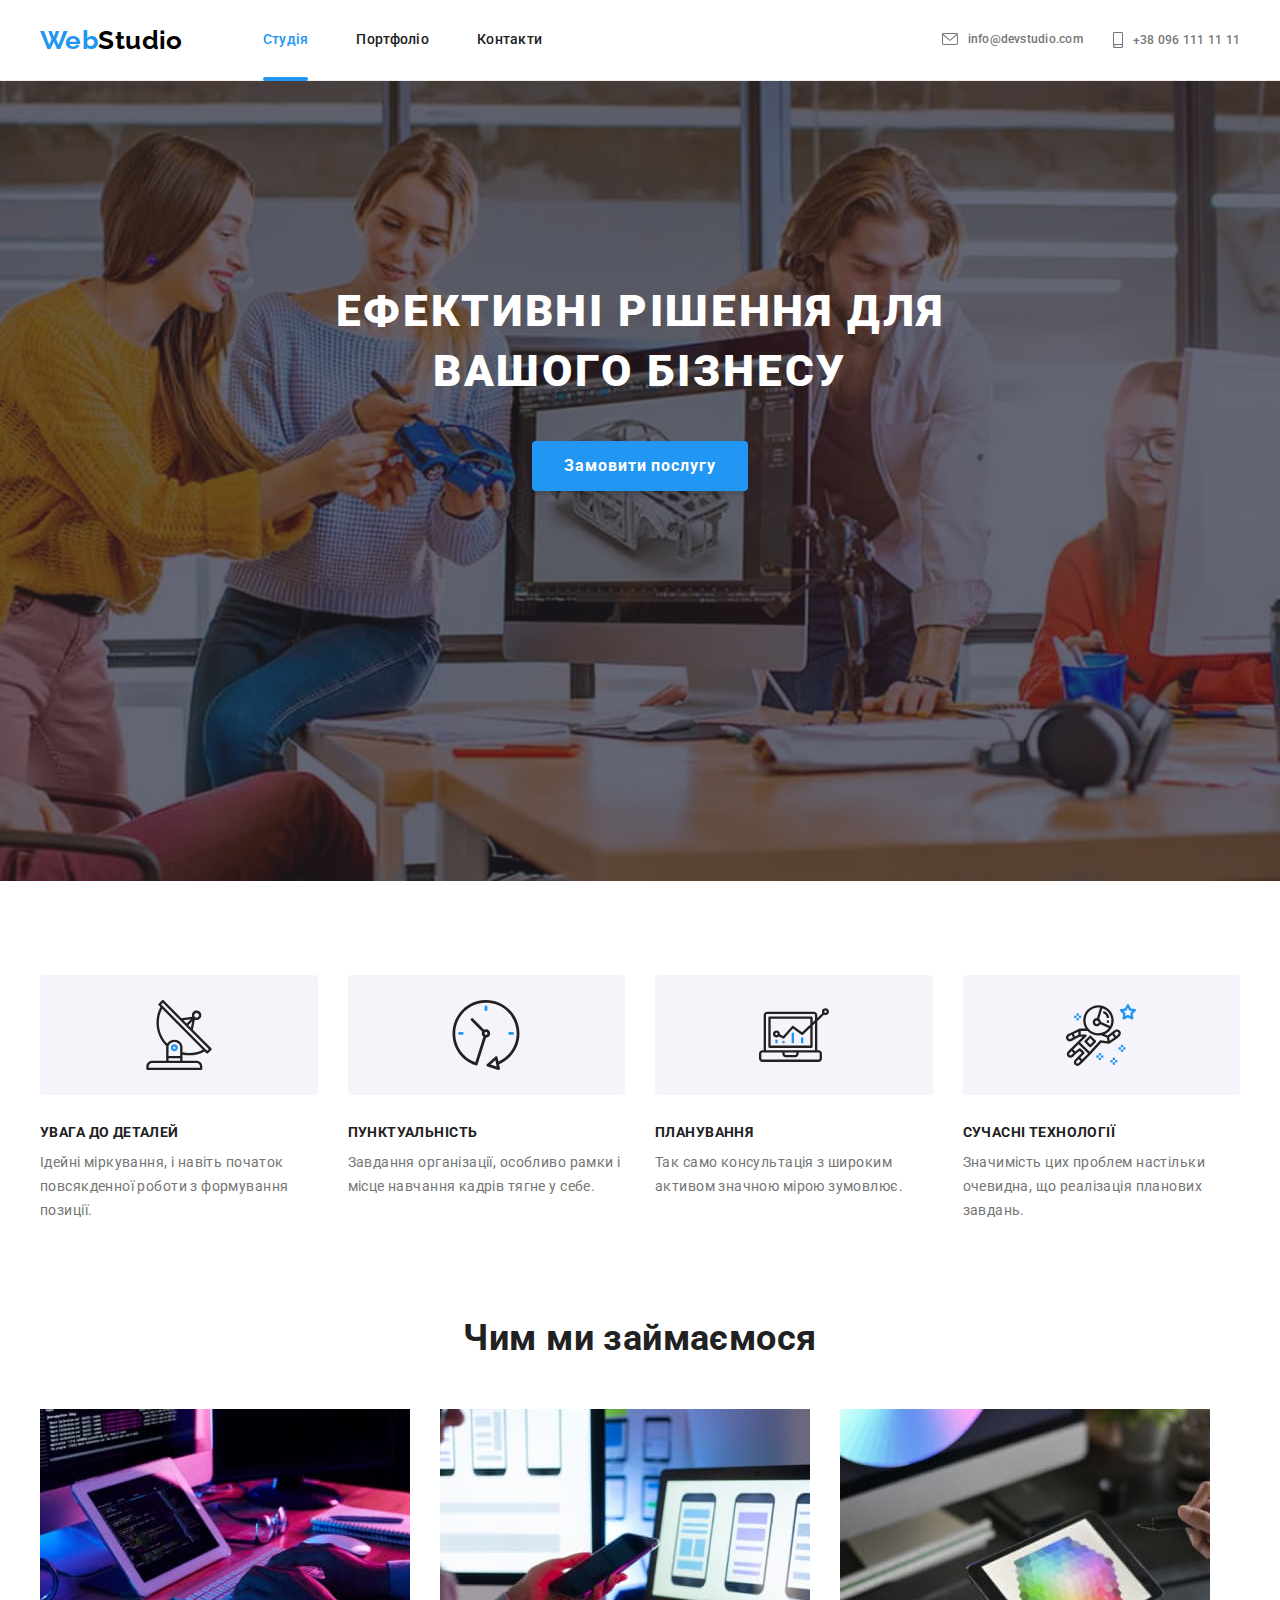
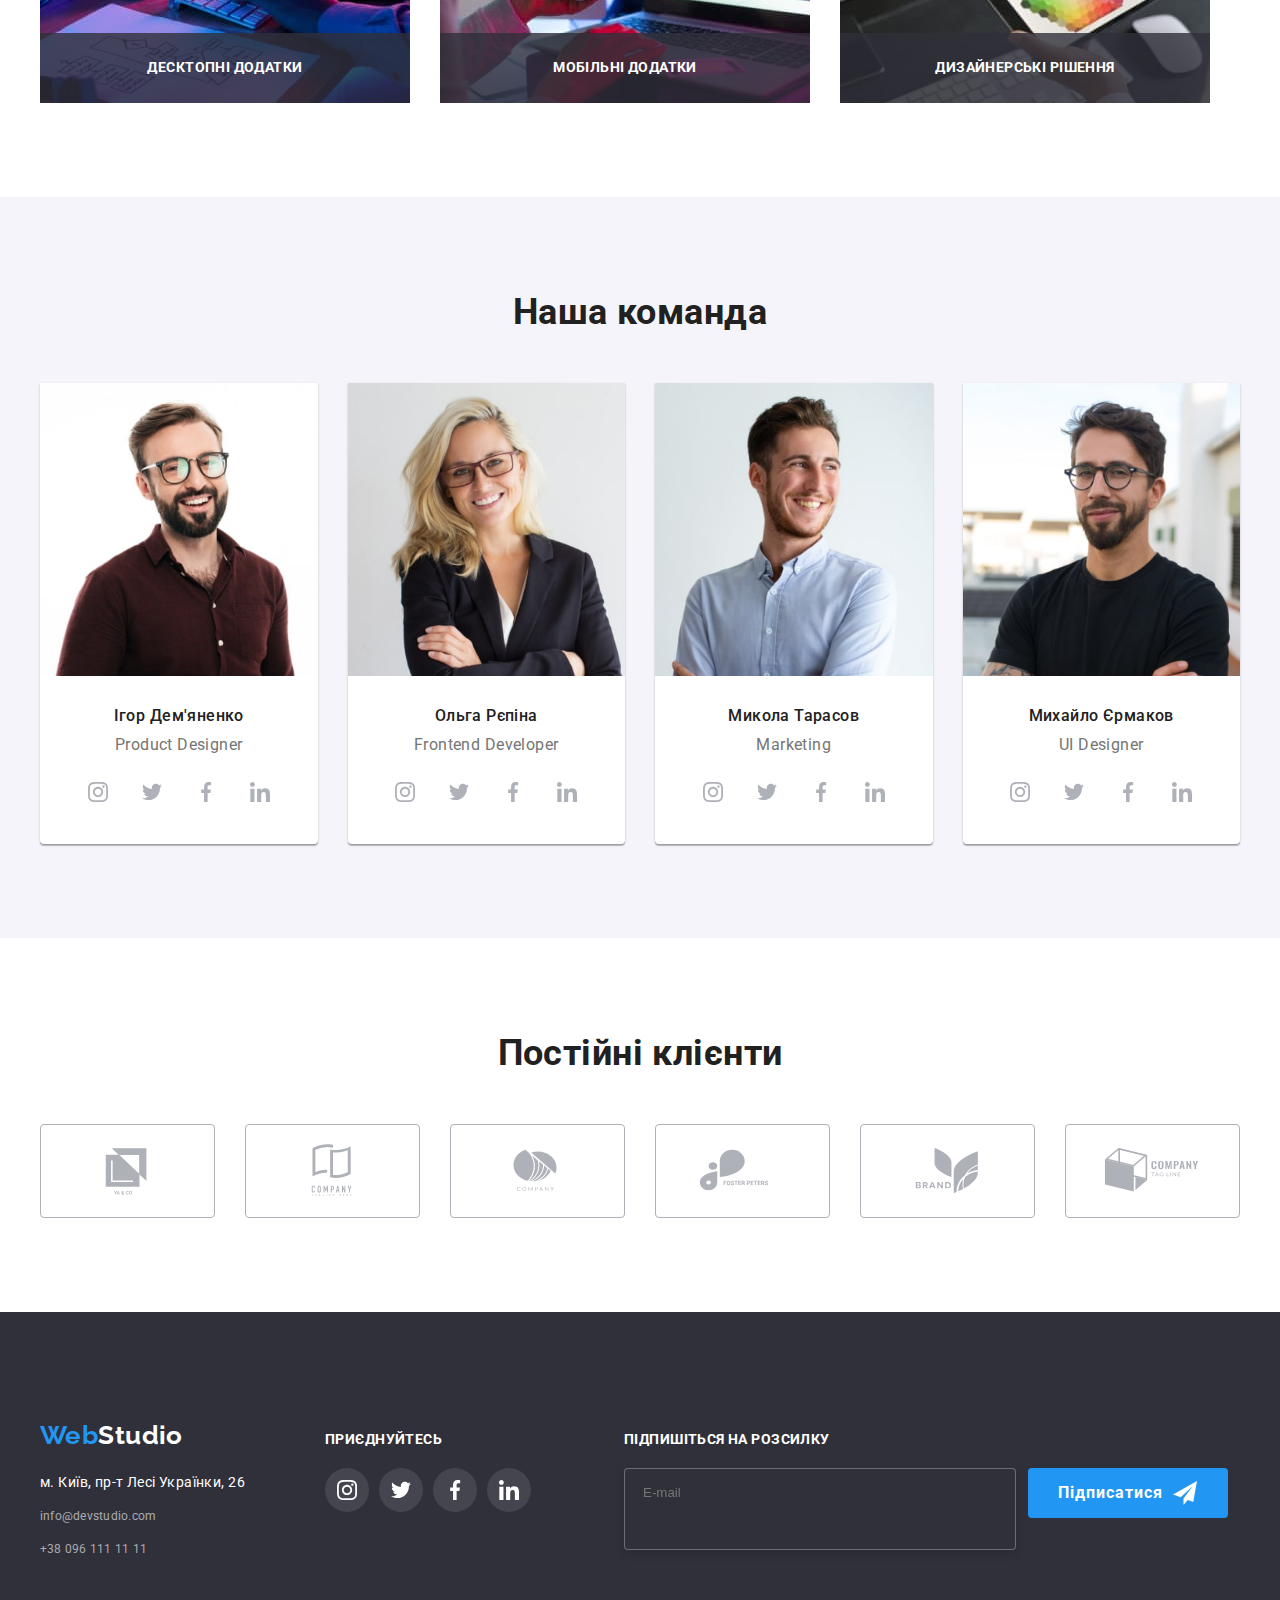
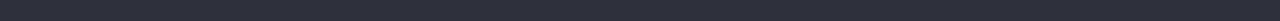
<file: index.html>
<!DOCTYPE html>
<html lang="uk">
  <head>
    <meta charset="UTF-8" />
    <meta http-equiv="X-UA-Compatible" content="IE=edge" />
    <meta name="viewport" content="width=device-width, initial-scale=1.0" />
    <title lang="en">WebStudio</title>
    <link rel="preconnect" href="https://fonts.googleapis.com" />
    <link rel="preconnect" href="https://fonts.gstatic.com" crossorigin />
    <link
      href="https://fonts.googleapis.com/css2?family=Raleway:wght@700&family=Roboto:wght@400;500;700;900&display=swap"
      rel="stylesheet"
    />
    <link
      rel="stylesheet"
      href="https://cdnjs.cloudflare.com/ajax/libs/modern-normalize/1.1.0/modern-normalize.min.css"
      integrity="sha512-wpPYUAdjBVSE4KJnH1VR1HeZfpl1ub8YT/NKx4PuQ5NmX2tKuGu6U/JRp5y+Y8XG2tV+wKQpNHVUX03MfMFn9Q=="
      crossorigin="anonymous"
      referrerpolicy="no-referrer"
    />
    <link rel="stylesheet" href="./css/main.min.css" />
  </head>
  <body>
    <header class="header">
      <div class="container header__navigation">
        <nav class="navigation">
          <a href="#" lang="en" class="head"
            >Web<span class="black">Studio</span></a
          >
          <ul class="menu">
            <li class="menu__item">
              <a class="menu__link current" href="#">Студія</a>
            </li>
            <li class="menu__item">
              <a class="menu__link" href="portfolio.html">Портфоліо</a>
            </li>
            <li class="menu__item">
              <a class="menu__link" href="#">Контакти</a>
            </li>
          </ul>
        </nav>
        <ul class="contact">
          <li class="contact__item">
            <a
              href="mailto:info@devstudio.com"
              class="contact__mail header__mail"
              ><svg class="contact__envelope" width="16" height="12">
                <use href="./images/symbol-defs.svg#icon-envelope"></use></svg
              >info@devstudio.com</a
            >
          </li>
          <li class="contact__item">
            <a href="tel:+380961111111" class="contact__tel header__tel"
              ><svg class="contact__smartphone" width="10" height="16">
                <use href="./images/symbol-defs.svg#icon-smartphone"></use></svg
              >+38 096 111 11 11</a
            >
          </li>
        </ul>
        <button type="button" class="mob-menu-btn" data-menu-open>
          <svg width="40" height="40" aria-label="Перемикач мобільного меню">
            <use
              class="icon-menu-btn"
              href="./images/symbol-defs.svg#icon-menu-btn"
            ></use>
          </svg>
      </div>
      <div class="mob-menu is-hidden" data-menu>
        <div class="container">
          <button type="button" class="close-menu-btn" data-menu-close>
            <svg width="40" height="40" aria-label="Перемикач мобільного меню">
            <use
              class="close-menu-btn"
              href="./images/symbol-defs.svg#icon-close"
            ></use>
          </svg>
          </button>
          <ul class="mob-menu-nav">
            <li class="mob-menu__item">
              <a class="mob-menu__link current" href="#">Студія</a>
            </li>
            <li class="mob-menu__item">
              <a class="mob-menu__link" href="portfolio.html">Портфоліо</a>
            </li>
            <li class="mob-menu__item">
              <a class="mob-menu__link" href="#">Контакти</a>
            </li>
         </ul>
         <div class="mob-menu-bottom">
            <ul class="contacts-mob-menu list">
              <li class="contacts-mob-menu__item">
                <a href="tel:+380961111111" class="contacts-mob-tel__link link">
                  +38 096 111 11 11</a
                >
              </li>
              <li class="contacts-mob-menu__item">
                <a
                  href="mailto:info@devstudio.com"
                  class="contacts-mob__link link"
                >
                  info@devstudio.com
                </a>
              </li>
            </ul>
            <ul class="mob-soc-list list">
              <li class="mob-soc-item">
                <a href="" class="mob-soc-link link">Instagram</a>
                <span class="line"></span>
              </li>
              <li class="mob-soc-item">
                <a href="" class="mob-soc-link link">Twitter</a
                ><span class="line"></span>
              </li>
              <li class="mob-soc-item">
                <a href="" class="mob-soc-link link">Facebook</a
                ><span class="line"></span>
              </li>
              <li class="mob-soc-item">
                <a href="" class="mob-soc-link link">LinkedIn</a>
              </li>
            </ul>
          </div>
        </div>
      
       </div>

      
      
    </header>
    <main>
      <section class="hero">
        <div class="container">
          <h1 class="hero__head">Ефективні рішення для вашого бізнесу</h1>
          <button type="button" data-modal-open class="order-button">
            Замовити послугу
          </button>
        </div>
      </section>
      <section class="benefits-section">
        <div class="container">
          <h2 class="visually-hiden">Особливості</h2>
          <ul class="benefits prime-list">
            <li class="benefits__item icon-antenna">
              <h3 class="benefit__head">УВАГА ДО ДЕТАЛЕЙ</h3>
              <p class="benefits__text">
                Ідейні міркування, і навіть початок повсякденної роботи з
                формування позиції.
              </p>
            </li>
            <li class="benefits__item icon-clock">
              <h3 class="benefit__head">ПУНКТУАЛЬНІСТЬ</h3>
              <p class="benefits__text">
                Завдання організації, особливо рамки і місце навчання кадрів
                тягне у себе.
              </p>
            </li>
            <li class="benefits__item icon-diagram">
              <h3 class="benefit__head">ПЛАНУВАННЯ</h3>
              <p class="benefits__text">
                Так само консультація з широким активом значною мірою зумовлює.
              </p>
            </li>
            <li class="benefits__item icon-astronaut">
              <h3 class="benefit__head">СУЧАСНІ ТЕХНОЛОГІЇ</h3>
              <p class="benefits__text">
                Значимість цих проблем настільки очевидна, що реалізація
                планових завдань.
              </p>
            </li>
          </ul>
        </div>
      </section>
      <section class="exemples-of-work">
        <div class="container">
          <h2 class="second-head">Чим ми займаємося</h2>
          <ul class="our-work prime-list">
            <div class="work-wrap">
              <li class="our-work__img">
                <img
                  src="./images/box1.jpg"
                  alt="Допомагаємо створити алгоритм сайту"
                  width="370"
                  height="294"
                />
              </li>
              <p class="our-work__discrip">Десктопні додатки</p>
            </div>
            <div class="work-wrap">
              <li class="our-work__img">
                <img                
                  src="./images/box2.jpg"
                  alt="Адаптуємо сайт для різних пристроїв"
                  width="370"
                  height="294"
                />
              </li>
              <p class="our-work__discrip">Мобільні додатки</p>
            </div>
            <div class="work-wrap">
              <li class="our-work__img">
                <img
                  src="./images/box3.jpg"
                  alt="Використовуємо сучасні дизайнерскі рішення"
                  width="370"
                  height="294"
                />
              </li>
              <p class="our-work__discrip">Дизайнерські рішення</p>
            </div>
          </ul>
        </div>
      </section>
      <section class="our-team">
        <div class="container">
          <h2 class="second-head">Наша команда</h2>
          <ul class="team prime-list">
            <li class="team__item">
              <picture>
              
                <source
                  srcset="./images/team/designer-480-1x-min.jpg 1x, ./images/team/designer-480-2x-min.jpg 2x "
                  media="(max-width: 767px)"
                />
                <source
                  srcset=" ./images/team/designer-768-1x-min.jpg 1x,  ./images/team/designer-768-2x-min.jpg 2x "
                  media="(min-width: 768px)"
                />
                <source
                  srcset="./images/team/worker1.jpg 1x, ./images/team/designer-1200-2x-min.jpg 2x "
                  media="(min-width: 1200px)"
                />
              <img
                src="./images/team/worker1.jpg"
                alt="Фото дизайнера Ігора Дем'яненко"
                width="400"
              />
              </picture>

              <div class="team-discription">
                <h3 class="team__discription-head">Ігор Дем'яненко</h3>
                <p class="team__discription-position" lang="en">
                  Product Designer
                </p>
                <ul class="soc-list">
                  <li class="soc-list__item">
                    <a href="#" class="soc-list__link">
                      <svg class="team-soc-icon" width="20" height="20">
                        <use
                          href="./images/symbol-defs.svg#icon-instagram"
                        ></use>
                      </svg>
                    </a>
                  </li>
                  <li class="soc-list__item">
                    <a href="#" class="soc-list__link"
                      ><svg class="team-soc-icon" width="20" height="20">
                        <use
                          href="./images/symbol-defs.svg#icon-twitter"
                        ></use></svg
                    ></a>
                  </li>
                  <li class="soc-list__item">
                    <a href="#" class="soc-list__link"
                      ><svg class="team-soc-icon" width="20" height="20">
                        <use
                          href="./images/symbol-defs.svg#icon-facebook"
                        ></use></svg
                    ></a>
                  </li>
                  <li class="soc-list__item">
                    <a href="#" class="soc-list__link"
                      ><svg class="team-soc-icon" width="20" height="20">
                        <use
                          href="./images/symbol-defs.svg#icon-linkedin"
                        ></use></svg
                    ></a>
                  </li>
                </ul>
              </div>
            </li>
            <li class="team__item">
              <picture>
                <source
                  srcset=" ./images/team/developer-480-1x-min.jpg 1x, ./images/team/developer-480-2x-min.jpg 2x "
                  media="(max-width: 767px)"
                />
                <source
                  srcset="./images/team/developer-768-1x-min.jpg 1x, ./images/team/developer-768-2x-min.jpg 2x "
                  media="(min-width: 768px)"
                />
                <source
                  srcset="./images/team/worker2.jpg 1x, ./images/team/developer-1200-2x-min.jpg 2x "
                  media="(min-width: 1200px)"
                />
                <img
                src="./images/team/worker2.jpg "
                alt="Фото розробниці Ольги Рєпіної"
                width="400"
              />
              </picture>
              
              <div class="team-discription">
                <h3 class="team__discription-head">Ольга Рєпіна</h3>
                <p class="team__discription-position" lang="en">
                  Frontend Developer
                </p>
                <ul class="soc-list">
                  <li class="soc-list__item">
                    <a href="#" class="soc-list__link">
                      <svg class="team-soc-icon" width="20" height="20">
                        <use
                          href="./images/symbol-defs.svg#icon-instagram"
                        ></use>
                      </svg>
                    </a>
                  </li>
                  <li class="soc-list__item">
                    <a href="#" class="soc-list__link"
                      ><svg class="team-soc-icon" width="20" height="20">
                        <use
                          href="./images/symbol-defs.svg#icon-twitter"
                        ></use></svg
                    ></a>
                  </li>
                  <li class="soc-list__item">
                    <a href="#" class="soc-list__link"
                      ><svg class="team-soc-icon" width="20" height="20">
                        <use
                          href="./images/symbol-defs.svg#icon-facebook"
                        ></use></svg
                    ></a>
                  </li>
                  <li class="soc-list__item">
                    <a href="#" class="soc-list__link"
                      ><svg class="team-soc-icon" width="20" height="20">
                        <use
                          href="./images/symbol-defs.svg#icon-linkedin"
                        ></use></svg
                    ></a>
                  </li>
                </ul>
              </div>
            </li>
            <li class="team__item">
              <picture>
                <source
                  srcset="./images/team/marketing-480-1x-min.jpg 1x, ./images/team/marketing-480-2x-min.jpg 2x "
                  media="(max-width: 767px)"
                />
                <source
                  srcset="./images/team/marketing-768-1x-min.jpg 1x, ./images/team/marketing-768-2x-min.jpg 2x "
                  media="(min-width: 768px)"
                />
                <source
                  srcset="./images/team/worker3.jpg 1x, ./images/team/marketing-1200-2x-min.jpg 2x "
                  media="(min-width: 1200px)"
                />
                <img
                src="./images/team/worker3.jpg"
                alt="Фото маркетолога Миколи Тарасова"
                width="400"
              />
              </picture>
              
              <div class="team-discription">
                <h3 class="team__discription-head">Микола Тарасов</h3>
                <p class="team__discription-position" lang="en">Marketing</p>
                <ul class="soc-list">
                  <li class="soc-list__item">
                    <a href="#" class="soc-list__link">
                      <svg class="team-soc-icon" width="20" height="20">
                        <use
                          href="./images/symbol-defs.svg#icon-instagram"
                        ></use>
                      </svg>
                    </a>
                  </li>
                  <li class="soc-list__item">
                    <a href="#" class="soc-list__link"
                      ><svg class="team-soc-icon" width="20" height="20">
                        <use
                          href="./images/symbol-defs.svg#icon-twitter"
                        ></use></svg
                    ></a>
                  </li>
                  <li class="soc-list__item">
                    <a href="#" class="soc-list__link"
                      ><svg class="team-soc-icon" width="20" height="20">
                        <use
                          href="./images/symbol-defs.svg#icon-facebook"
                        ></use></svg
                    ></a>
                  </li>
                  <li class="soc-list__item">
                    <a href="#" class="soc-list__link"
                      ><svg class="team-soc-icon" width="20" height="20">
                        <use
                          href="./images/symbol-defs.svg#icon-linkedin"
                        ></use></svg
                    ></a>
                  </li>
                </ul>
              </div>
            </li>
            <li class="team__item">
              <picture>
                <picture>
                <source
                  srcset="./images/team/uides-480-1x-min.jpg 1x, ./images/team/uides-480-2x-min.jpg 2x
                  "
                  media="(max-width: 767px)"
                />
                <source
                  srcset=" ./images/team/uides-768-1x-min.jpg 1x, ./images/team/uides-768-2x-min.jpg 2x "
                  media="(min-width: 768px)"
                />
                <source
                  srcset="./images/team/worker4.jpg 1x, ./images/team/uides-1200-2x-min.jpg 2x "
                  media="(min-width: 1200px)"
                />
              <img
                src="./images/team/worker4.jpg"
                alt="Фото дизайнера інтерфейсу Михайла Єрмакова"
                width="400"
              />  
              </picture>
              
              <div class="team-discription">
                <h3 class="team__discription-head">Михайло Єрмаков</h3>
                <p class="team__discription-position" lang="en">UI Designer</p>
                <ul class="soc-list">
                  <li class="soc-list__item">
                    <a href="#" class="soc-list__link">
                      <svg class="team-soc-icon" width="20" height="20">
                        <use
                          href="./images/symbol-defs.svg#icon-instagram"
                        ></use>
                      </svg>
                    </a>
                  </li>
                  <li class="soc-list__item">
                    <a href="#" class="soc-list__link"
                      ><svg class="team-soc-icon" width="20" height="20">
                        <use
                          href="./images/symbol-defs.svg#icon-twitter"
                        ></use></svg
                    ></a>
                  </li>
                  <li class="soc-list__item">
                    <a href="#" class="soc-list__link"
                      ><svg class="team-soc-icon" width="20" height="20">
                        <use
                          href="./images/symbol-defs.svg#icon-facebook"
                        ></use></svg
                    ></a>
                  </li>
                  <li class="soc-list__item">
                    <a href="#" class="soc-list__link"
                      ><svg class="team-soc-icon" width="20" height="20">
                        <use
                          href="./images/symbol-defs.svg#icon-linkedin"
                        ></use></svg
                    ></a>
                  </li>
                </ul>
              </div>
            </li>
          </ul>
        </div>
      </section>
      <section class="clients-section">
        <div class="container">
          <h2 class="second-head">Постійні клієнти</h2>
          <ul class="clients prime-list">
            <li class="clients__item">
              <a href="" class="clients__link">
                <svg class="clients__icon" width="106" height="60">
                  <use href="./images/symbol-defs.svg#icon-Logo1"></use>
                </svg>
              </a>
            </li>
            <li class="clients__item">
              <a href="" class="clients__link"
                ><svg class="clients__icon" width="106" height="60">
                  <use href="./images/symbol-defs.svg#icon-Logo2"></use></svg
              ></a>
            </li>
            <li class="clients__item">
              <a href="" class="clients__link"
                ><svg class="clients__icon" width="106" height="60">
                  <use href="./images/symbol-defs.svg#icon-Logo3"></use></svg
              ></a>
            </li>
            <li class="clients__item">
              <a href="" class="clients__link"
                ><svg class="clients__icon" width="106" height="60">
                  <use href="./images/symbol-defs.svg#icon-Logo4"></use></svg
              ></a>
            </li>
            <li class="clients__item">
              <a href="" class="clients__link"
                ><svg class="clients__icon" width="106" height="60">
                  <use href="./images/symbol-defs.svg#icon-Logo5"></use></svg
              ></a>
            </li>
            <li class="clients__item">
              <a href="" class="clients__link"
                ><svg class="clients__icon" width="106" height="60">
                  <use href="./images/symbol-defs.svg#icon-Logo6"></use></svg
              ></a>
            </li>
          </ul>
        </div>
      </section>
    </main>
    <footer class="footer">
      <div class="container footer-content">
        <div class="footer__adress">
          <a href="#" lang="en" class="head footer__logo"
            >Web<span class="white">Studio</span></a
          >
          <address class="address">
            <ul class="contact__list white">
              <li class="contact__item">
                <a
                  href="https://goo.gl/maps/3M9KfxRMza1noYhj8"
                  target="_blank"
                  class="href"
                  rel="noopener noreferrer nofollow"
                  >м. Київ, пр-т Лесі Українки, 26</a
                >
              </li>

              <li class="contact__item">
                <a
                  lang="en"
                  href="mailto:info@devstudio.com"
                  class="contact__mail footer-mail"
                  >info@devstudio.com</a
                >
              </li>
              <li class="contact__item">
                <a href="tel:+380961111111" class="contact__tel footer-tel"
                  >+38 096 111 11 11</a
                >
              </li>
            </ul>
          </address>
        </div>

        <div class="footer-connect">
          <p class="footer-connect-head">приєднуйтесь</p>
          <ul class="footer-soc-list">
            <li class="footer-soc-item">
              <a href="" class="footer-soc-link"
                ><svg class="team-soc-icon" width="20" height="20">
                  <use
                    href="./images/symbol-defs.svg#icon-instagram"
                  ></use></svg
              ></a>
            </li>
            <li class="footer-soc-item">
              <a href="" class="footer-soc-link"
                ><svg class="team-soc-icon" width="20" height="20">
                  <use href="./images/symbol-defs.svg#icon-twitter"></use></svg
              ></a>
            </li>
            <li class="footer-soc-item">
              <a href="" class="footer-soc-link"
                ><svg class="team-soc-icon" width="20" height="20">
                  <use href="./images/symbol-defs.svg#icon-facebook"></use></svg
              ></a>
            </li>
            <li class="footer-soc-item">
              <a href="" class="footer-soc-link"
                ><svg class="team-soc-icon" width="20" height="20">
                  <use href="./images/symbol-defs.svg#icon-linkedin"></use></svg
              ></a>
            </li>
          </ul>
        </div>

        

    <div class="footer-mail-box">
          <p class="footer-mail-title">Підпишіться на розсилку</p>
          <form class="footer-mailing">
            <div class="form-footer-mailing">
              <label for="mail"></label>
              <input
                type="email"
                name="mail"
                id="mail"
                placeholder="E-mail"
                class="mailing-input"
              />
            </div>

            <div>
              <button type="submit" class="footter-mailing-btn">
                <span class="mailing-text">Підписатися</span>
                <svg class="mailing-icon" width="24px" height="24px">
                  <use href="./images/symbol-defs.svg#icon-send"></use>
                </svg>
              </button>
            </div>
          </form>
        </div>
      </div>
    </footer> 

    <!-- *модалье вікно -->
    <div class="backdrop is-hidden" data-modal>
      <div class="modal">
        <form class="modal-group">
          <p class="modal-form-title">Залиште свої дані, ми вам передзвонимо</p>

          <div class="modal-group-form">
            <div class="form-field">
              <label for="name" class="form-label">Ім'я</label>
              <input
                type="text"
                class="form-input"
                name="name"
                id="name"
                placeholder=""
              />
              <svg class="form-icon" width="18" height="18">
                <use href="./images/symbol-defs.svg#icon-user"></use>
              </svg>
            </div>

            <div class="form-field">
              <label for="tel" class="form-label">Телефон</label>
              <input
                type="tel"
                class="form-input"
                name="tel"
                id="tel"
                placeholder=""
              />
              <svg class="form-icon" width="18" height="18">
                <use href="./images/symbol-defs.svg#icon-tel"></use>
              </svg>
            </div>

            <div class="form-field">
              <label for="email" class="form-label">Пошта</label>
              <input
                type="email"
                class="form-input"
                name="email"
                id="email"
                placeholder=""
              />
              <svg class="form-icon" width="18" height="18">
                <use href="./images/symbol-defs.svg#icon-mail"></use>
              </svg>
            </div>

            <div class="form-field">
              <label for="comment" class="form-label">Коментар</label>
              <textarea
                class="form-comment"
                name="comment"
                id="comment"
                rows="10"
                placeholder="Введіть текст"
              ></textarea>
            </div>
          </div>

          <div class="modal-form-checkbox">
            <label class="checkbox-label">
              <input
                type="checkbox"
                name="checkbox-label"
                value="text"
                id="text"
                class="checkbox-input"
                placeholder=""
              />
              <vsg class="checkbox-icon" width="16" height="15">
                <use href="./images/symbol-defs.svg#icon-check"></use>
              </vsg>
              <span class="modal-form-text"
                >Погоджуюся з розсилкою та приймаю</span
              ><a href="#" class="modal-form-link">Умови договору</a>
            </label>
          </div>

          <button type="submit" class="modal-form-btn">Відправити</button>
        </form>
        <button type="button" class="modal-btn" data-modal-close>
          <svg class="modal-close-icon" width="18" heigt="18">
            <use href="./images/symbol-defs.svg#icon-close"></use>
          </svg>
        </button>
      </div>
    </div>

    <script src="./js/modal.js"></script>
    <script src="./js/menu.js"></script>
  </body>
</html>
</file>
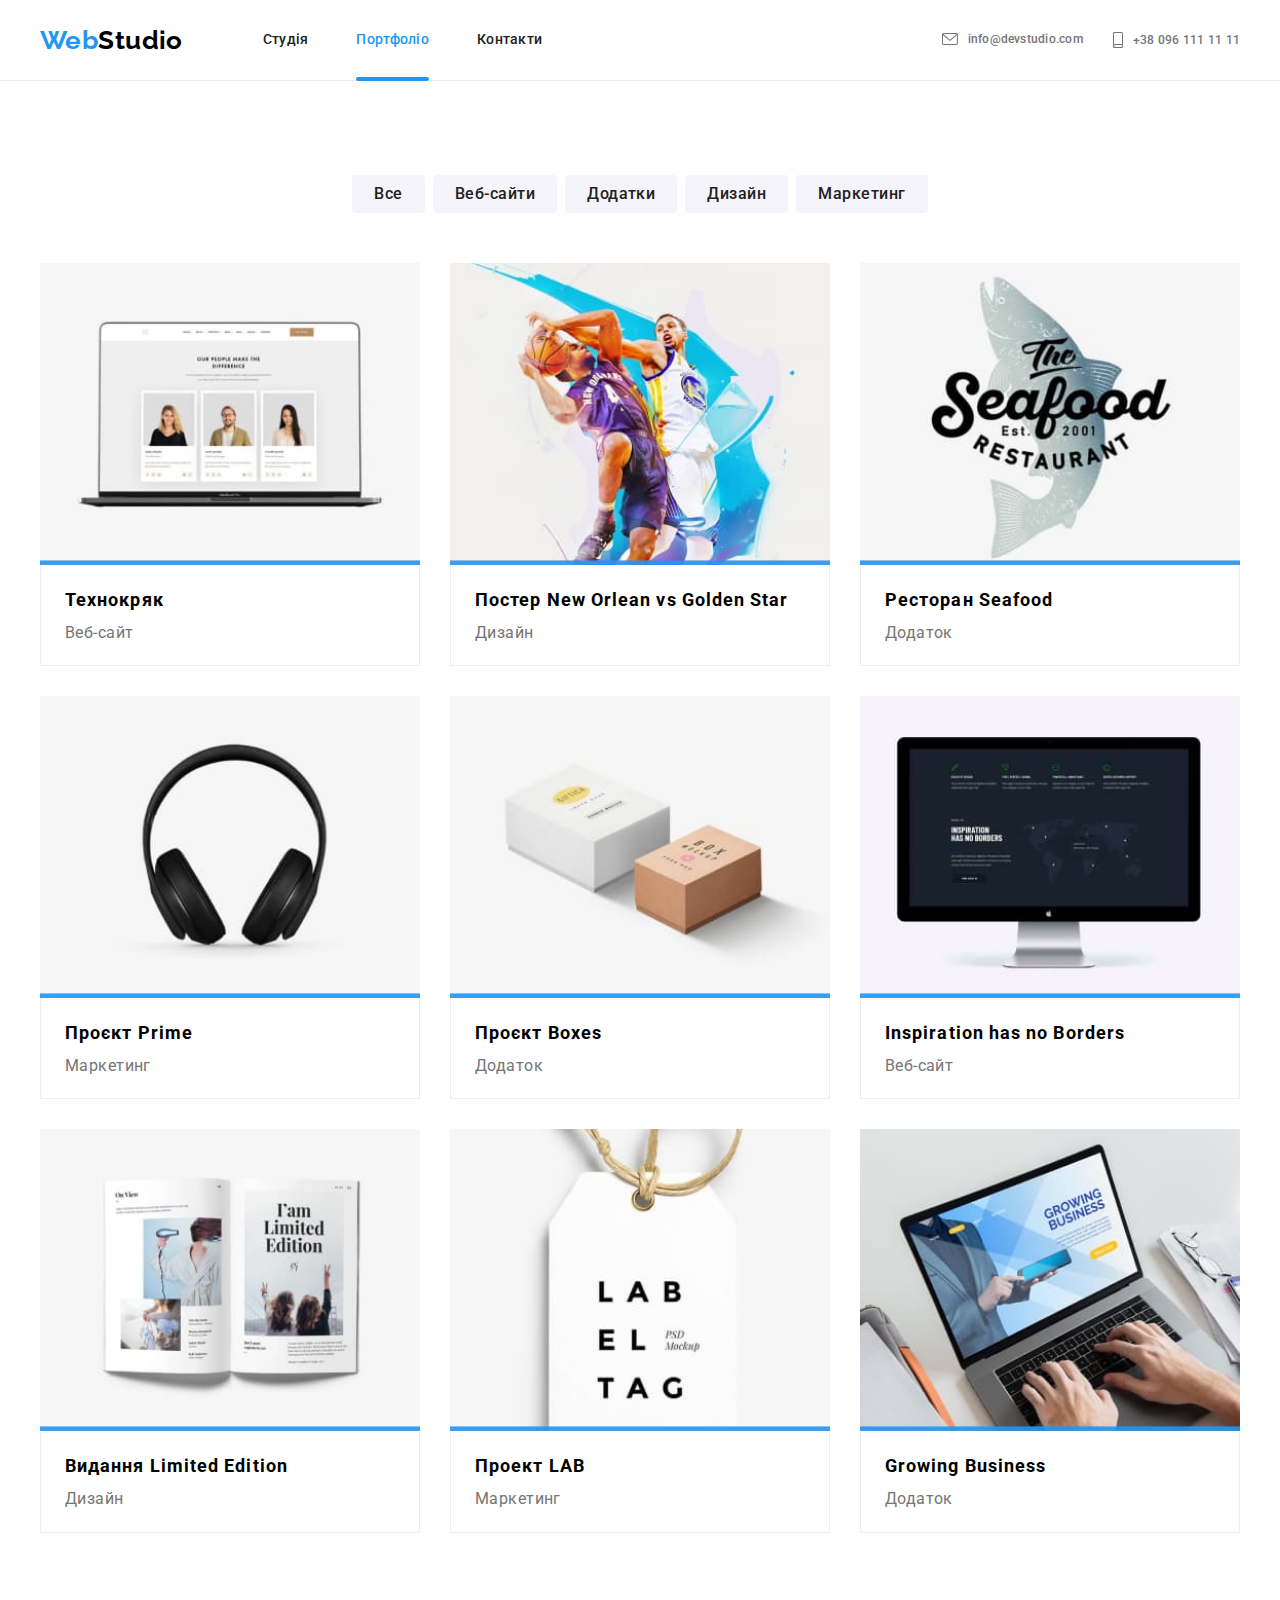
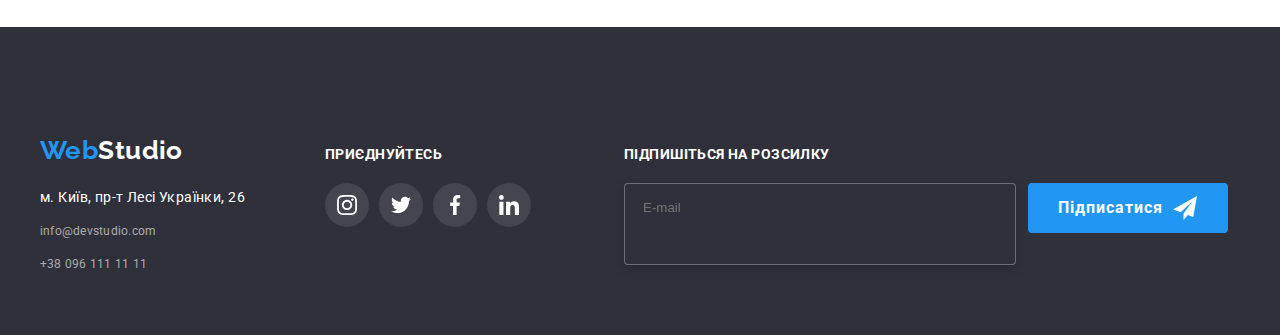
<file: portfolio.html>
<!DOCTYPE html>
<html lang="uk">
  <head>
    <meta charset="UTF-8" />
    <meta http-equiv="X-UA-Compatible" content="IE=edge" />
    <meta name="viewport" content="width=device-width, initial-scale=1.0" />
    <title lang="en">WebStudio</title>
    <link rel="preconnect" href="https://fonts.googleapis.com" />
    <link rel="preconnect" href="https://fonts.gstatic.com" crossorigin />
    <link
      rel="stylesheet"
      href="https://cdnjs.cloudflare.com/ajax/libs/modern-normalize/1.1.0/modern-normalize.min.css"
      integrity="sha512-wpPYUAdjBVSE4KJnH1VR1HeZfpl1ub8YT/NKx4PuQ5NmX2tKuGu6U/JRp5y+Y8XG2tV+wKQpNHVUX03MfMFn9Q=="
      crossorigin="anonymous"
      referrerpolicy="no-referrer"
    />
    <link
      href="https://fonts.googleapis.com/css2?family=Raleway:wght@700&family=Roboto:wght@400;500;700;900&display=swap"
      rel="stylesheet"
    />
    <link rel="stylesheet" href="./css/main.min.css" />
  </head>
  <body>
    <header class="header">
      <div class="container header__navigation">
        <nav class="navigation">
          <a href="index.html" lang="en" class="head"
            >Web<span class="black">Studio</span></a
          >
          <ul class="menu">
            <li class="menu__item">
              <a class="menu__link" href="index.html">Студія</a>
            </li>
            <li class="menu__item">
              <a class="menu__link current" href="#">Портфоліо</a>
            </li>
            <li class="menu__item">
              <a class="menu__link" href="#">Контакти</a>
            </li>
          </ul>
        </nav>
        <ul class="contact">
          <li class="contact__item">
            <a
              href="maito:info@devstudio.com"
              class="contact__mail header__mail"
              ><svg class="contact__envelope" width="16" height="12">
                <use href="./images/symbol-defs.svg#icon-envelope"></use></svg
              >info@devstudio.com</a
            >
          </li>
          <li class="contact__item">
            <a href="tel:+380961111111" class="contact__tel header__tel"
              ><svg class="contact__smartphone" width="10" height="16">
                <use href="./images/symbol-defs.svg#icon-smartphone"></use></svg
              >+38 096 111 11 11</a
            >
          </li>
        </ul>
      </div>
    </header>
    <main>
      <section class="section-portfolio">
        <div class="container">
          <h1 class="visually-hiden">Портфоліо студії</h1>

          <ul class="nav-btn">
            <li class="li-btn">
              <button type="button" class="item-btn">Все</button>
            </li>
            <li class="li-btn">
              <button type="button" class="item-btn">Веб-сайти</button>
            </li>
            <li class="li-btn">
              <button type="button" class="item-btn">Додатки</button>
            </li>
            <li class="li-btn">
              <button type="button" class="item-btn">Дизайн</button>
            </li>
            <li class="li-btn">
              <button type="button" class="item-btn">Маркетинг</button>
            </li>
          </ul>
          <ul class="portfolio">
            <li class="portfolio-item">
              <a class="portfolio-link" href="#">
                <div class="portfolio-img-wrap">
                  <img
                    src="./images/laptop.jpg"
                    alt="Фото лептопа"
                    width="370"
                    height="294"
                  />
                  <p class="up-text">
                    Ресурс пропонує комплексні пропозиції з різним рівнем
                    функціоналу та сервісів. Все це дозволить відвідувачу
                    отримати вичерпні відомості про компанію чи приватну особу.
                  </p>
                </div>

                <div class="portfolio-discription">
                  <h2 class="portfolio-head">Технокряк</h2>
                  <p class="portfolio-text">Веб-сайт</p>
                </div>
              </a>
            </li>
            <li class="portfolio-item">
              <a class="portfolio-link" href="#">
                <div class="portfolio-img-wrap">
                  <img
                    src="./images/poster.jpg"
                    alt="Постер баскетбольного матчу"
                    width="370"
                    height="294"
                  />
                  <p class="up-text">
                    Ресурс пропонує комплексні пропозиції з різним рівнем
                    функціоналу та сервісів. Все це дозволить відвідувачу
                    отримати вичерпні відомості про компанію чи приватну особу.
                  </p>
                </div>

                <div class="portfolio-discription">
                  <h2 class="portfolio-head">
                    Постер <span lang="en">New Orlean vs Golden Star</span>
                  </h2>
                  <p class="portfolio-text">Дизайн</p>
                </div>
              </a>
            </li>
            <li class="portfolio-item">
              <a class="portfolio-link" href="#">
                <div class="portfolio-img-wrap">
                  <img
                    src="./images/restaurant.jpg"
                    alt="Логотип ресторану"
                    width="370"
                    height="294"
                  />
                  <p class="up-text">
                    Ресурс пропонує комплексні пропозиції з різним рівнем
                    функціоналу та сервісів. Все це дозволить відвідувачу
                    отримати вичерпні відомості про компанію чи приватну особу.
                  </p>
                </div>

                <div class="portfolio-discription">
                  <h2 class="portfolio-head">
                    Ресторан <span lang="en">Seafood</span>
                  </h2>
                  <p class="portfolio-text">Додаток</p>
                </div>
              </a>
            </li>
            <li class="portfolio-item">
              <a class="portfolio-link" href="#">
                <div class="portfolio-img-wrap">
                  <img
                    src="./images/headphones.jpg"
                    alt="Навушники"
                    width="370"
                    height="294"
                  />
                  <p class="up-text">
                    Ресурс пропонує комплексні пропозиції з різним рівнем
                    функціоналу та сервісів. Все це дозволить відвідувачу
                    отримати вичерпні відомості про компанію чи приватну особу.
                  </p>
                </div>

                <div class="portfolio-discription">
                  <h2 class="portfolio-head">
                    Проєкт <span lang="en">Prime</span>
                  </h2>
                  <p class="portfolio-text">Маркетинг</p>
                </div>
              </a>
            </li>
            <li class="portfolio-item">
              <a class="portfolio-link" href="#">
                <div class="portfolio-img-wrap">
                  <img
                    src="./images/boxes.jpg"
                    alt="Фото подарункових коробок"
                    width="370"
                    height="294"
                  />
                  <p class="up-text">
                    Ресурс пропонує комплексні пропозиції з різним рівнем
                    функціоналу та сервісів. Все це дозволить відвідувачу
                    отримати вичерпні відомості про компанію чи приватну особу.
                  </p>
                </div>

                <div class="portfolio-discription">
                  <h2 class="portfolio-head">
                    Проєкт <span lang="en">Boxes</span>
                  </h2>
                  <p class="portfolio-text">Додаток</p>
                </div>
              </a>
            </li>
            <li class="portfolio-item">
              <a class="portfolio-link" href="#">
                <div class="portfolio-img-wrap">
                  <img
                    src="./images/monitor.jpg"
                    alt="Фото сайта на моніторі"
                    width="370"
                    height="294"
                  />
                  <p class="up-text">
                    Ресурс пропонує комплексні пропозиції з різним рівнем
                    функціоналу та сервісів. Все це дозволить відвідувачу
                    отримати вичерпні відомості про компанію чи приватну особу.
                  </p>
                </div>

                <div class="portfolio-discription">
                  <h2 class="portfolio-head">
                    <span lang="en">Inspiration has no Borders</span>
                  </h2>
                  <p class="portfolio-text">Веб-сайт</p>
                </div>
              </a>
            </li>
            <li class="portfolio-item">
              <a class="portfolio-link" href="#"
                ><div class="portfolio-img-wrap">
                  <img
                    src="./images/magasin.jpg"
                    alt="Фото журнола"
                    width="370"
                    height="294"
                  />
                  <p class="up-text">
                    Ресурс пропонує комплексні пропозиції з різним рівнем
                    функціоналу та сервісів. Все це дозволить відвідувачу
                    отримати вичерпні відомості про компанію чи приватну особу.
                  </p>
                </div>

                <div class="portfolio-discription">
                  <h2 class="portfolio-head">
                    Видання <span lang="en">Limited Edition</span>
                  </h2>
                  <p class="portfolio-text">Дизайн</p>
                </div>
              </a>
            </li>
            <li class="portfolio-item">
              <a class="portfolio-link" href="#"
                ><div class="portfolio-img-wrap">
                  <img
                    src="./images/lable.jpg"
                    alt="Фото лейби"
                    width="370"
                    height="294"
                  />
                  <p class="up-text">
                    Ресурс пропонує комплексні пропозиції з різним рівнем
                    функціоналу та сервісів. Все це дозволить відвідувачу
                    отримати вичерпні відомості про компанію чи приватну особу.
                  </p>
                </div>

                <div class="portfolio-discription">
                  <h2 class="portfolio-head">
                    Проект <span lang="en">LAB</span>
                  </h2>
                  <p class="portfolio-text">Маркетинг</p>
                </div>
              </a>
            </li>
            <li class="portfolio-item">
              <a class="portfolio-link" href="#">
                <div class="portfolio-img-wrap">
                  <img
                    src="./images/notebook.jpg"
                    alt="Фото ноутбука за яким працює людина"
                    width="370"
                    height="294"
                  />
                  <p class="up-text">
                    Ресурс пропонує комплексні пропозиції з різним рівнем
                    функціоналу та сервісів. Все це дозволить відвідувачу
                    отримати вичерпні відомості про компанію чи приватну особу.
                  </p>
                </div>

                <div class="portfolio-discription">
                  <h2 class="portfolio-head">
                    <span lang="en">Growing Business</span>
                  </h2>
                  <p class="portfolio-text">Додаток</p>
                </div>
              </a>
            </li>
          </ul>
        </div>
      </section>
    </main>
    <footer class="footer">
      <div class="container footer-content">
        <div>
          <a href="#" lang="en" class="head"
            >Web<span class="white">Studio</span></a
          >
          <address class="address">
            <ul class="contact__list white">
              <li class="contact__item">
                <a
                  href="https://goo.gl/maps/3M9KfxRMza1noYhj8"
                  target="_blank"
                  class="href"
                  >м. Київ, пр-т Лесі Українки, 26</a
                >
              </li>

              <li class="contact__item">
                <a
                  href="maito:info@devstudio.com"
                  class="contact__mail footer-mail"
                  >info@devstudio.com</a
                >
              </li>
              <li class="contact__item">
                <a href="tel:+380961111111" class="contact__tel footer-tel"
                  >+38 096 111 11 11</a
                >
              </li>
            </ul>
          </address>
        </div>

        <div class="footer-connect">
          <p class="footer-connect-head">приєднуйтесь</p>
          <ul class="footer-soc-list">
            <li class="footer-soc-item">
              <a href="" class="footer-soc-link"
                ><svg class="team-soc-icon" width="20" height="20">
                  <use
                    href="./images/symbol-defs.svg#icon-instagram"
                  ></use></svg
              ></a>
            </li>
            <li class="footer-soc-item">
              <a href="" class="footer-soc-link"
                ><svg class="team-soc-icon" width="20" height="20">
                  <use href="./images/symbol-defs.svg#icon-twitter"></use></svg
              ></a>
            </li>
            <li class="footer-soc-item">
              <a href="" class="footer-soc-link"
                ><svg class="team-soc-icon" width="20" height="20">
                  <use href="./images/symbol-defs.svg#icon-facebook"></use></svg
              ></a>
            </li>
            <li class="footer-soc-item">
              <a href="" class="footer-soc-link"
                ><svg class="team-soc-icon" width="20" height="20">
                  <use href="./images/symbol-defs.svg#icon-linkedin"></use></svg
              ></a>
            </li>
          </ul>
        </div>
        <div class="footer-mail-box">
          <p class="footer-mail-title">Підпишіться на розсилку</p>
          <form class="footer-mailing">
            <div class="form-footer-mailing">
              <label for="mail"></label>
              <input
                type="email"
                name="mail"
                id="mail"
                placeholder="E-mail"
                class="mailing-input"
              />
            </div>

            <div>
              <button type="submit" class="footter-mailing-btn">
                <span class="mailing-text">Підписатися</span
                ><svg class="mailing-icon" width="24px" height="24px">
                  <use href="./images/symbol-defs.svg#icon-send"></use>
                </svg>
              </button>
            </div>
          </form>
        </div>
      </div>
    </footer>
  </body>
</html>
</file>
<file: css/main.min.css>
:root{--main-color-font: #212121;--color-acent: #2196f3;--secondary-color: #757575;--bg-color: #2f303a;--color-white: #fff;--color-black: #000;--btn-hover: #188ce8;--btn-main-color: #f5f4fa;--bg-section: #f5f4fa;--icon-color: #afb1b8;--color-animation: color 250ms cubic-bezier(0.4, 0, 0.2, 1);--fill-animation: fill 250ms cubic-bezier(0.4, 0, 0.2, 1);--bg-animation: background-color 250ms cubic-bezier(0.4, 0, 0.2, 1);--border-animation: border-color 250ms cubic-bezier(0.4, 0, 0.2, 1);--box-shadow-animation: box-shadow 250ms cubic-bezier(0.4, 0, 0.2, 1)}p,h1,h2,h3,h4,h5,h6,div{margin:0}ul,ol{margin:0;padding-left:0;list-style:none}button{cursor:pointer}img{display:block;width:100%;max-width:100%;height:auto}body{font-family:"Roboto",sans-serif;color:var(--main-color-font);letter-spacing:.03em;font-size:14px;background-color:var(--color-white);margin:0}.list{list-style:none}.link{text-decoration:none}.black{color:var(--color-black)}.white{color:var(--color-white)}.no-scroll{overflow:hidden}.visually-hiden{position:absolute;white-space:nowrap;width:1px;height:1px;overflow:hidden;border:0;padding:0;clip:rect(0 0 0 0);-webkit-clip-path:inset(50%);clip-path:inset(50%);margin:-1px}.prime-list{display:flex;gap:30px}.container{width:100%;padding:0 15px;margin:0 auto}@media screen and (min-width: 480px){.container{width:100%}}@media screen and (min-width: 768px){.container{width:768px}}@media screen and (min-width: 1200px){.container{width:1200px}}.backdrop{position:fixed;top:0;width:100%;height:100%;background-color:rgba(0,0,0,.2);transition:opacity 250ms cubic-bezier(0.4, 0, 0.2, 1),visibility 250ms cubic-bezier(0.4, 0, 0.2, 1)}.modal{min-height:581px;width:450px;height:609px;background-color:var(--color-white);position:absolute;top:50%;left:50%;box-shadow:0px 1px 3px rgba(0,0,0,.12),0px 1px 1px rgba(0,0,0,.14),0px 2px 1px rgba(0,0,0,.2);border-radius:4px;transform:translate(-50%, -50%) scale(1);transition:transform 250ms cubic-bezier(0.4, 0, 0.2, 1)}@media screen and (min-width: 1200px){.modal{width:528px}}.backdrop.is-hidden .modal{transform:translate(-60%, -60%) scale(0)}.modal-btn{width:30px;height:30px;border:1px solid rgba(0,0,0,.1);border-radius:50%;background-color:rgba(0,0,0,0);position:absolute;right:8px;top:8px;display:flex;align-items:center;justify-content:center}.modal-close-icon{width:30px;height:30px}.modal-close-icon:hover,.modal-close-icon:focus{fill:var(--btn-hover);transition:var(--fill-animation)}.is-hidden{opacity:0;visibility:hidden;pointer-events:none}.modal-form-title{display:block;margin-bottom:12px;padding:40px 40px 0px;font-weight:700;font-size:20px;line-height:1.15;align-items:center;letter-spacing:.03em;text-align:center;color:var(--main-color-font)}@media screen and (max-width: 1199px){.modal-form-title{line-height:1.5}}.modal-group-form{margin-bottom:20px;padding:0 39px 0 41px}.form-field{position:relative;margin-bottom:10px;display:flex;flex-direction:column}.form-field label{font-weight:400;font-size:12px;line-height:1.17;letter-spacing:.01em;color:var(--secondary-color)}.form-field input{width:370px;height:40px;padding:12px 42px;border:1px solid rgba(33,33,33,.2);border-radius:4px}@media screen and (min-width: 1200px){.form-field input{width:448px}}.form-label{margin-bottom:4px}.form-input{border-radius:4px;border:1px solid rgba(33,33,33,.2);cursor:pointer;transition:var(--border-animation)}.form-input:hover,.form-input:focus{border:1px solid var(--color-acent);outline:none;transition:var(--border-animation)}.form-icon{position:absolute;left:12px;bottom:11px;fill:var(--main-color-font);transition:var(--fill-animation)}.form-input:hover~.form-icon,.form-input:focus~.form-icon{fill:var(--color-acent);transition:var(--fill-animation)}.form-comment{width:370px;height:120px;resize:none;padding:12px 16px;border:1px solid rgba(33,33,33,.2);border-radius:4px;transition:var(--border-animation)}.form-comment:hover,.form-comment:focus{border:1px solid var(--color-acent);outline:none;transition:var(--border-animation)}@media screen and (min-width: 1200px){.form-comment{width:448px}}.modal-form-checkbox{position:relative;margin-bottom:30px}.checkbox-label{cursor:pointer;display:flex;justify-content:center;align-items:center}.checkbox-input{-webkit-appearance:none;-moz-appearance:none;appearance:none}.modal-form-text{margin-right:10px}@media screen and (max-width: 1199px){.modal-form-text{font-size:12px;line-height:1.1666666667}}.modal-form-link{color:var(--color-acent)}@media screen and (max-width: 1199px){.modal-form-link{font-size:12px;line-height:1.1666666667}}.checkbox-icon{display:inline-block;width:16px;height:15px;border:2px solid var(--main-color-font);border-radius:4px;margin-right:7px;transition:var(--bg-animation)}.checkbox-input:checked+.checkbox-icon{border-color:var(--color-acent);background-color:var(--color-acent);background-image:url(../images/check.svg);background-size:contain;background-origin:border-box;transition:var(--bg-animation)}.modal-form-btn{font-family:"Roboto" sans-serif;font-weight:700;font-size:16px;line-height:1.88;margin-left:auto;margin-right:auto;padding:10px 52px;width:200px;height:50px;display:flex;align-items:center;text-align:center;letter-spacing:.06em;color:var(--color-white);background-color:var(--color-acent);border-radius:4px;border-color:rgba(0,0,0,0);cursor:pointer;transition:var(--box-shadow-animation)}.modal-form-btn:hover,.modal-form-btn:focus{background-color:var(--btn-hover);box-shadow:0px 4px 4px rgba(0,0,0,.15);transition:var(--box-shadow-animation),var(--bg-animation)}.header{border-bottom:1px solid #ececec}.head{font-family:"Raleway",sans-serif;font-weight:700;font-size:26px;line-height:1.19;color:var(--color-acent);text-decoration:none;margin-right:93px}@media screen and (min-width: 768px){.head{margin-right:80px}}.header__navigation .main__nav{display:flex}@media screen and (max-width: 767px){.header__navigation .main__nav{position:relative}}.menu{display:flex}@media screen and (max-width: 767px){.menu{display:none}}.menu__item+.menu__item{margin-left:50px}@media screen and (min-width: 768px){.menu__item+.menu__item{margin-left:48px}}@media screen and (min-width: 768px){.header .contact__item+.contact__item{margin-left:0}}@media screen and (min-width: 1200px){.header .contact__item+.contact__item{margin-left:30px}}.menu__item{font-weight:500;line-height:1.14;letter-spacing:.02em;position:relative;padding:32px 0}.menu__link{text-decoration:none;color:var(--main-color-font);transition:var(--color-animation)}.menu__link:hover,.menu__link:focus{color:var(--color-acent);fill:var(--color-acent)}.current{color:var(--color-acent)}.current::after{content:"";position:absolute;bottom:-1px;left:0;width:100%;height:4px;border-radius:2px;background-color:var(--color-acent)}.contact{display:flex}@media screen and (min-width: 768px){.contact{flex-wrap:wrap;margin-left:96px}}.header .contact__list{display:flex;align-items:center}.contact__mail{text-decoration:none;font-weight:500;line-height:1.14;letter-spacing:.02em;color:var(--secondary-color);fill:var(--secondary-color);transition:var(--color-animation),var(--fill-animation)}.contact__mail:hover,.contact__mail:focus{color:var(--color-acent);fill:var(--color-acent)}@media screen and (min-width: 768px){.contact__mail{font-size:12px;line-height:1.17}}.contact__tel{text-decoration:none;font-weight:500;line-height:1.14;letter-spacing:.02em;color:var(--secondary-color);fill:var(--secondary-color);transition:var(--color-animation),var(--fill-animation)}.contact__tel:hover,.contact__tel:focus{color:var(--color-acent);fill:var(--color-acent)}@media screen and (min-width: 768px){.contact__tel{font-size:12px;line-height:1.17}}.contact__envelope,.contact__smartphone{margin-right:10px}.navigation{display:flex;align-items:center}.header__navigation{display:flex;justify-content:space-between;align-items:center}.header__navigation .contact__list{margin-left:auto}.header__mail,.header__tel{display:flex;align-items:center}.icon-menu-btn{margin-left:auto}@media screen and (max-width: 767px){.menu__link{display:none}}@media screen and (max-width: 767px){.header__mail,.header__tel{display:none}}.mob-menu-btn{display:block;margin-left:auto;padding:0px;bottom:none;background-color:rgba(0,0,0,0);border:none}@media screen and (min-width: 768px){.mob-menu-btn{display:none}}.mob-menu{position:fixed;top:0;background-color:var(--color-white);width:100vw;height:100vh;z-index:1;padding-top:48px;padding-bottom:48px}.mob-menu>.container{height:100%;display:flex;flex-direction:column;justify-content:space-between;overflow:auto}.close-menu-btn{display:block;margin-left:auto;padding:0px;bottom:none;background-color:rgba(0,0,0,0);border:none;position:absolute;top:10px;right:15px}.close-menu-btn:hover,.close-menu-btn:focus{fill:var(--color-acent)}.mob-menu-nav{margin-bottom:50px}.mob-menu-nav .current{color:var(--color-acent)}.mob-menu__item:not(:last-child){margin-bottom:32px}.mob-menu__link{font-weight:500;font-size:40px;line-height:1.175;letter-spacing:.02em;text-decoration:none;color:var(--main-color-font)}.contacts-mob-menu__item:not(:last-child){margin-bottom:32px}.contacts-mob__link{color:var(--secondary-color);font-weight:500;font-size:25px;line-height:1.14;letter-spacing:.02em;text-decoration:none}.contacts-mob-tel__link{font-weight:500;font-size:36px;line-height:1.175;letter-spacing:.02em;color:var(--color-acent)}.mob-soc-list{display:flex;margin-top:64px;margin-bottom:48px}.mob-soc-link{font-weight:500;font-size:18px;line-height:1.2222222222;letter-spacing:.02em;color:var(--color-acent)}.line{width:22px;height:0px;margin-left:10px;margin-right:10px;border:1px solid rgba(33,33,33,.2);transform:rotate(90deg)}.hero{min-height:400px;max-width:1600px;padding:118px 0;margin:0 auto;background:var(--bg-color);background-image:linear-gradient(to right, rgba(47, 48, 58, 0.4), rgba(47, 48, 58, 0.4)),url(../images/hero-bg/hero-480-1.jpg);background-repeat:no-repeat;background-position:50% 50%;background-size:cover}@media(min-device-pixel-ratio: 2),(-webkit-min-device-pixel-ratio: 2),(min-resolution: 192dpi),(min-resolution: 2dppx){.hero{background-image:linear-gradient(rgba(47, 48, 58, 0.4), rgba(47, 48, 58, 0.4)),url(../images/hero-bg/hero-480-2.jpg)}}@media screen and (min-width: 768px){.hero{background-image:linear-gradient(rgba(47, 48, 58, 0.4), rgba(47, 48, 58, 0.4)),url(../images/hero-bg/hero-768-1.jpg)}}@media screen and (min-width: 768px)and (min-device-pixel-ratio: 2),screen and (min-width: 768px)and (-webkit-min-device-pixel-ratio: 2),screen and (min-width: 768px)and (min-resolution: 192dpi),screen and (min-width: 768px)and (min-resolution: 2dppx){.hero{background-image:linear-gradient(rgba(47, 48, 58, 0.4), rgba(47, 48, 58, 0.4)),url(../images/hero-bg/hero-768-2.jpg)}}@media screen and (min-width: 1200px){.hero{background-image:linear-gradient(rgba(47, 48, 58, 0.4), rgba(47, 48, 58, 0.4)),url(../images/hero-bg/hero-1200-1.jpg)}}@media screen and (min-width: 1200px)and (min-device-pixel-ratio: 2),screen and (min-width: 1200px)and (-webkit-min-device-pixel-ratio: 2),screen and (min-width: 1200px)and (min-resolution: 192dpi),screen and (min-width: 1200px)and (min-resolution: 2dppx){.hero{background-image:linear-gradient(rgba(47, 48, 58, 0.4), rgba(47, 48, 58, 0.4)),url(../images/hero-bg/hero-1200-2.jpg)}}@media screen and (min-width: 768px){.hero{padding:118px 0}}@media screen and (min-width: 1200px){.hero{padding:200px 0}}.hero__head{font-weight:900;font-size:26px;line-height:1.6153846154;letter-spacing:.06em;color:var(--color-white);text-transform:uppercase;margin:0 auto;margin-bottom:30px;text-align:center}@media screen and (min-width: 768px){.hero__head{max-width:360px}}@media screen and (min-width: 1200px){.hero__head{max-width:696px;height:120px;font-size:44px;line-height:1.3636363636;margin-bottom:40px}}.order-button{font-weight:700;font-size:16px;font-family:inherit;line-height:1.88;letter-spacing:.06em;color:var(--color-white);background:var(--color-acent);border:none;cursor:pointer;box-shadow:0px 4px 4px rgba(0,0,0,.15);border-radius:4px;display:block;padding:10px 24px;margin:0 auto;transition:var(--bg-animation)}.order-button:hover,.order-button:focus{background-color:var(--btn-hover)}@media screen and (min-width: 1200px){.order-button{padding:10px 32px}}.benefits-section{margin:0 auto;padding:60px 0}@media screen and (min-width: 1200px){.benefits-section{padding:94px 0}}.benefits{display:flex;flex-wrap:wrap;gap:30px}.benefits__item{width:100%}.benefits__item::before{display:block;content:"";height:120px;background-size:70px;background-repeat:no-repeat;background-position:center;background-color:var(--bg-section);border-radius:4px}@media screen and (min-width: 768px){.benefits__item{width:calc((100% - 30px)/2)}}@media screen and (min-width: 1200px){.benefits__item{width:calc((100% - 90px)/4)}.benefits__item .benefit__head{text-align:left}}.benefit__head{font-weight:700;font-size:14px;line-height:1.14;text-transform:uppercase;display:block;margin:30px auto 10px;text-align:center}.icon-antenna::before{background-image:url(../images/antenna.svg)}.icon-clock::before{background-image:url(../images/clock.svg)}.icon-diagram::before{background-image:url(../images/diagram.svg)}.icon-astronaut::before{background-image:url(../images/astronaut.svg)}.benefits__text{line-height:1.71;color:var(--secondary-color)}.exemples-of-work{padding-bottom:94px;margin:0 auto;display:none}@media screen and (min-width: 1200px){.exemples-of-work{display:flex}}.second-head{font-weight:700;font-size:36px;line-height:1.17;text-align:center;margin-bottom:50px}@media screen and (max-width: 1199px){.second-head{margin-bottom:30px;font-size:28px;line-height:1.1785714286}}.our-work{display:flex;gap:30px}.work-wrap{position:relative}.our-work__discrip{position:absolute;bottom:0;left:0;width:100%;font-weight:700;font-size:14px;line-height:1.14;text-align:center;letter-spacing:.03em;text-transform:uppercase;color:var(--color-white);padding:27px 0;background:rgba(47,48,58,.8)}.our-team{padding:60px 0;margin:0 auto}@media screen and (min-width: 1200px){.our-team{padding:94px 0}}.our-team{background-color:var(--bg-section)}.team{display:flex;flex-wrap:wrap;gap:30px}.team__item{width:100%;text-align:center;background-color:var(--color-white);box-shadow:0px 1px 3px rgba(0,0,0,.12),0px 1px 1px rgba(0,0,0,.14),0px 2px 1px rgba(0,0,0,.2);border-radius:0px 0px 4px 4px}@media screen and (min-width: 768px){.team__item{width:calc((100% - 30px)/2)}}@media screen and (min-width: 1200px){.team__item{width:calc((100% - 90px)/4)}}.team-discription{padding:30px 0}.team__discription-head{margin-bottom:10px;font-weight:500;font-size:16px;line-height:1.19}.team__discription-position{font-size:16px;line-height:1.19;color:var(--secondary-color)}.soc-list{display:flex;justify-content:center;gap:10px;margin-top:16px}.soc-list__link{width:44px;height:44px;border-radius:50%;display:flex;align-items:center;justify-content:center;fill:var(--icon-color);transition:var(--bg-animation),var(--fill-animation)}.soc-list__link:hover,.soc-list__link:focus{background-color:var(--color-acent);fill:var(--color-white)}.clients-section{padding:60px 0}@media screen and (min-width: 1200px){.clients-section{padding:94px 0}}.clients{display:flex;flex-wrap:wrap;gap:30px}.clients__item{width:calc((100% - 30px)/2)}@media screen and (min-width: 768px){.clients__item{width:calc((100% - 60px)/3)}}@media screen and (min-width: 1200px){.clients__item{width:calc((100% - 150px)/6)}}.clients__link{height:92px;display:flex;align-items:center;justify-content:center;border:1px solid var(--icon-color);border-radius:4px;fill:var(--icon-color);transition:var(--fill-animation),var(--border-animation)}.clients__link:hover,.clients__link:focus{border:1px solid var(--color-acent);fill:var(--color-acent)}.footer{width:100%;background-color:var(--bg-color);padding:60px 0}.footer-content{display:flex}@media screen and (max-width: 767px){.footer-content{align-items:center;flex-direction:column}}@media screen and (min-width: 768px)and (max-width: 1199px){.footer-content{justify-content:space-around;flex-wrap:wrap;flex-direction:row}}@media screen and (min-width: 1200px){.footer-content{align-items:baseline}}.footer__adress{text-align:center}@media screen and (min-width: 1200px){.footer__adress{margin-bottom:0;text-align:left;width:215px}}.footer__logo{font-family:"Raleway";text-decoration:none;font-weight:700;font-size:24px;line-height:1.1666666667;letter-spacing:.03 em;margin-bottom:20px;display:block}@media screen and (min-width: 1200px){.footer__logo{font-size:26px;line-height:1.1923076923}}.contact__list{display:flex;flex-direction:column;align-items:center}@media screen and (min-width: 1200px){.contact__list{width:215px;align-items:flex-start}}.footer-mail,.footer-tel{color:rgba(255,255,255,.6);font-weight:400}.href{color:var(--color-white);text-decoration:none;transition:var(--color-animation)}.href:hover,.href:focus{color:var(--color-acent)}.address{line-height:1.71;font-style:normal}.address:hover,.address:focus{color:var(--color-acent)}.footer .head{display:block;margin:0 auto;margin-bottom:20px}.address .contact__item{margin-bottom:9px}.address .contact__item:last-child{margin-bottom:0}.footer-connect{margin-top:60px}@media screen and (min-width: 768px)and (max-width: 1199px){.footer-connect{margin:0}}@media screen and (min-width: 1200px){.footer-connect{margin-left:70px}}.footer-connect-head{font-weight:700;font-size:14px;line-height:1.14;letter-spacing:.03em;text-transform:uppercase;color:var(--color-white);margin-bottom:20px;text-align:center}@media screen and (min-width: 1200px){.footer-connect-head{text-align:left}}.footer-soc-list{display:flex;justify-content:center;gap:10px;margin-top:16px}.footer-soc-link{width:44px;height:44px;border-radius:50%;background:rgba(255,255,255,.1);display:flex;align-items:center;justify-content:center;fill:var(--color-white);transition:var(--bg-animation)}.footer-soc-link:hover,.footer-soc-link:focus{background-color:var(--color-acent)}.footer-mail-box{width:100%;margin:60px auto 0}@media screen and (min-width: 1200px){.footer-mail-box{display:flex;flex-wrap:wrap;margin-left:93px}}.footer-mail-title{font-family:"Roboto" sans-serif;font-weight:700;font-size:14px;line-height:1.14;letter-spacing:.03em;text-transform:uppercase;margin-bottom:20px;color:var(--color-white);text-align:center}@media screen and (min-width: 1200px){.footer-mail-title{text-align:left}}@media screen and (min-width: 1200px){.footer-mailing{display:flex}}.form-footer-mailing{width:450px;height:50px;margin-bottom:20px;margin:0 auto}@media screen and (min-width: 768px){.form-footer-mailing{max-width:450px;margin:0 auto;margin-bottom:20px}}@media screen and (min-width: 1200px){.form-footer-mailing{flex-direction:row;align-items:flex-start;margin-right:12px}}.form-footer-mailing{width:450px;height:50px;margin-left:auto;margin-bottom:20px;padding:15px 16px;background-color:var(--bg-color);border:1px solid rgba(255,255,255,.3);filter:drop-shadow(0px 4px 4px rgba(0, 0, 0, 0.15));border-radius:4px;transition:var(--border-animation)}@media screen and (max-width: 767px){.form-footer-mailing{max-width:450px;width:100%}}@media screen and (min-width: 768px){.form-footer-mailing{width:450px}}@media screen and (min-width: 1200px){.form-footer-mailing{margin-bottom:0;width:358px}}.form-footer-mailing input{background-color:var(--bg-color);border:none}.mailing-input:hover,.mailing-input:focus{color:#fff;border-color:var(--color-acent);outline:none;transition:var(--border-animation)}.footter-mailing-btn{font-family:"Roboto";font-weight:700;font-size:16px;line-height:1.88;margin:0 auto;padding:10px 28px;gap:10px;width:200px;height:50px;display:flex;align-items:center;text-align:center;letter-spacing:.06em;color:var(--color-white);background:var(--color-acent);border-radius:4px;border-color:rgba(0,0,0,0);cursor:pointer;transition:var(--box-shadow-animation)}.footter-mailing-btn:hover,.footter-mailing-btn:focus{background-color:var(--btn-hover);box-shadow:0px 4px 4px rgba(0,0,0,.15);transition:var(--box-shadow-animation),var(--bg-animation)}.section-portfolio{padding:94px 0}.nav-btn{display:flex;justify-content:center;margin-bottom:50px}.li-btn+.li-btn{margin-left:8px}.item-btn{font-weight:500;font-size:16px;line-height:1.62;font-family:inherit;letter-spacing:.03em;color:var(--main-color-font);background-color:var(--btn-main-color);border:none;cursor:pointer;padding:6px 22px;border-radius:4px;transition:var(--bg-animation),var(--color-animation),var(--box-shadow-animation)}.item-btn:hover,.item-btn:focus{color:var(--color-white);background-color:var(--color-acent);box-shadow:0px 3px 1px rgba(0,0,0,.1),0px 1px 2px rgba(0,0,0,.08),0px 2px 2px rgba(0,0,0,.12)}.item-btn-active{color:var(--color-white);background-color:var(--color-acent);box-shadow:0px 3px 1px rgba(0,0,0,.1),0px 1px 2px rgba(0,0,0,.08),0px 2px 2px rgba(0,0,0,.12)}.portfolio{display:flex;flex-wrap:wrap;gap:30px}.portfolio-item{flex-basis:calc((100% - 60px)/3);transition:var(--box-shadow-animation)}.portfolio-item:hover,.portfolio-item:focus{box-shadow:0px 1px 1px rgba(0,0,0,.12),0px 4px 4px rgba(0,0,0,.06),1px 4px 6px rgba(0,0,0,.16)}.portfolio-item a{text-decoration:none}.portfolio-link{display:block}.portfolio-img-wrap{position:relative;overflow:hidden}.portfolio-discription{border:1px solid #eee;padding:20px 24px;border-top:none}.portfolio-head{margin-bottom:4px;font-weight:700;font-size:18px;line-height:1.71;letter-spacing:.06em;color:var(--color-black)}.portfolio-text{font-size:16px;line-height:1.6;color:var(--secondary-color)}.up-text{position:absolute;top:0;left:0;color:var(--color-white);font-size:18px;line-height:1.56;letter-spacing:.03em;padding:63px 24px;background-color:rgba(33,150,243,.9);transform:translateY(101%);transition:transform 250ms cubic-bezier(0.4, 0, 0.2, 1)}.portfolio-link:hover .up-text,.portfolio-link:focus .up-text{transform:translateY(0)}/*# sourceMappingURL=main.min.css.map */
</file>
